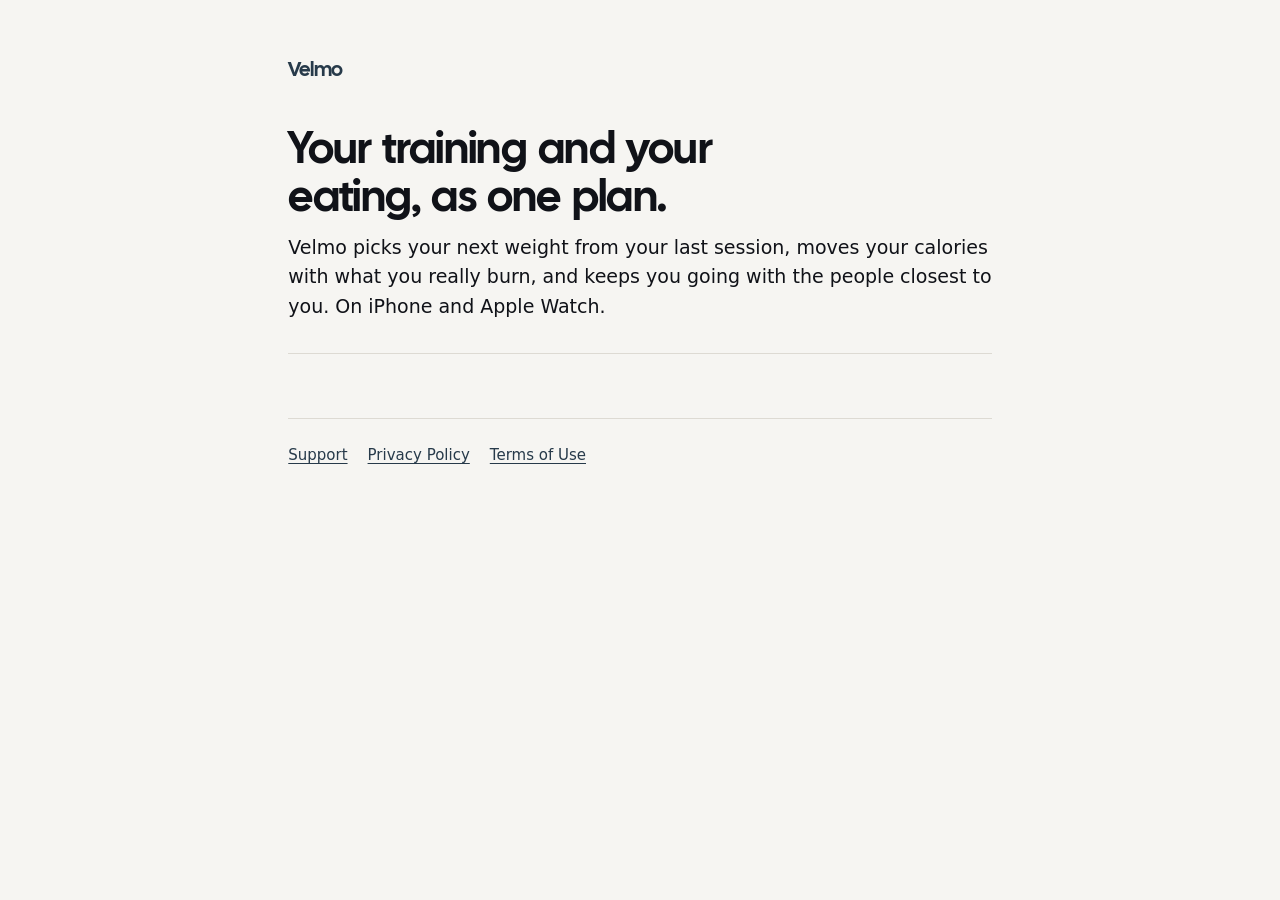
<file: index.html>
<!doctype html>
<html lang="en">
<head>
<meta charset="utf-8">
<meta name="viewport" content="width=device-width, initial-scale=1">
<title>Velmo</title>
<meta name="description" content="Velmo runs your training and your eating as one plan.">
<link rel="stylesheet" href="assets/legal.css">
</head>
<body>
<main>
<a class="name" href="./">Velmo</a>
<h1>Your training and your eating, as one plan.</h1>
<p class="lede">Velmo picks your next weight from your last session, moves your calories with what you really burn,
and keeps you going with the people closest to you. On iPhone and Apple Watch.</p>
<footer>
<a href="support/">Support</a><a href="privacy/">Privacy Policy</a><a href="https://www.apple.com/legal/internet-services/itunes/dev/stdeula/">Terms of Use</a>
</footer>
</main>
</body>
</html>
</file>
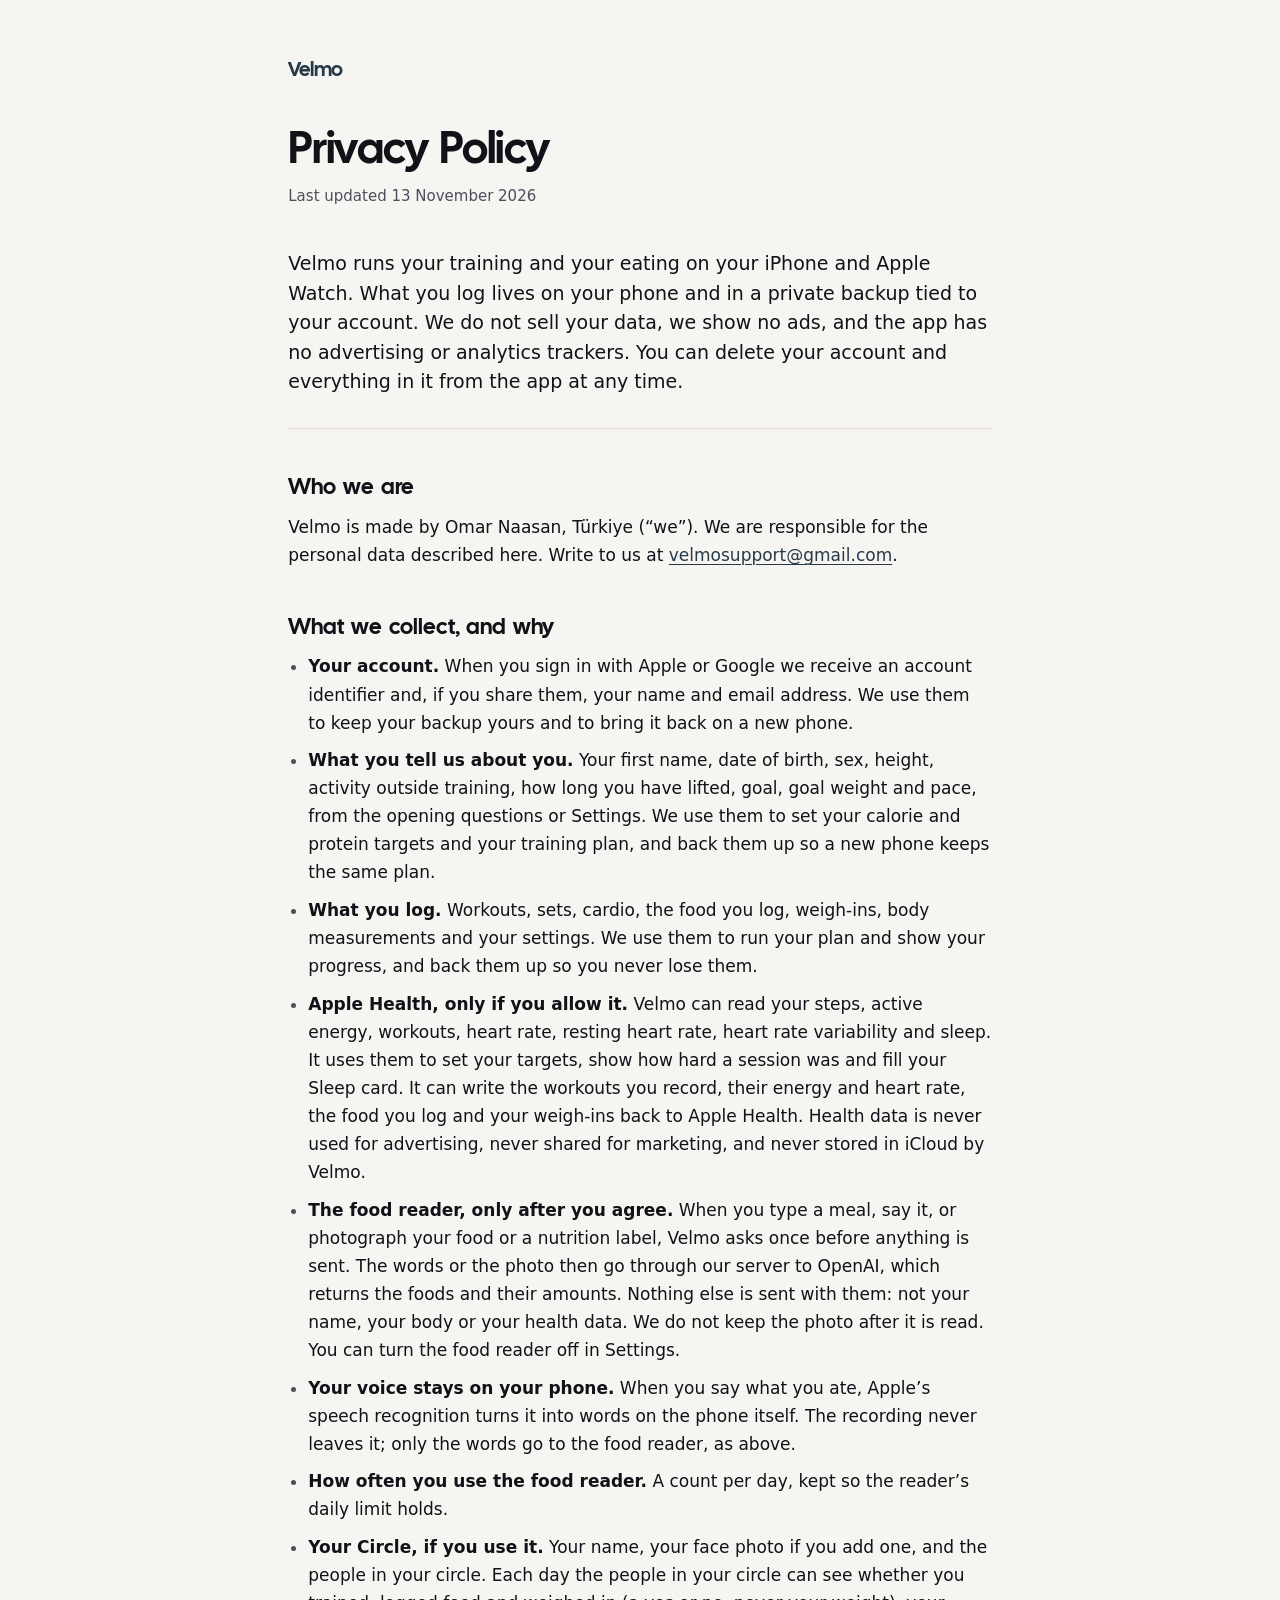
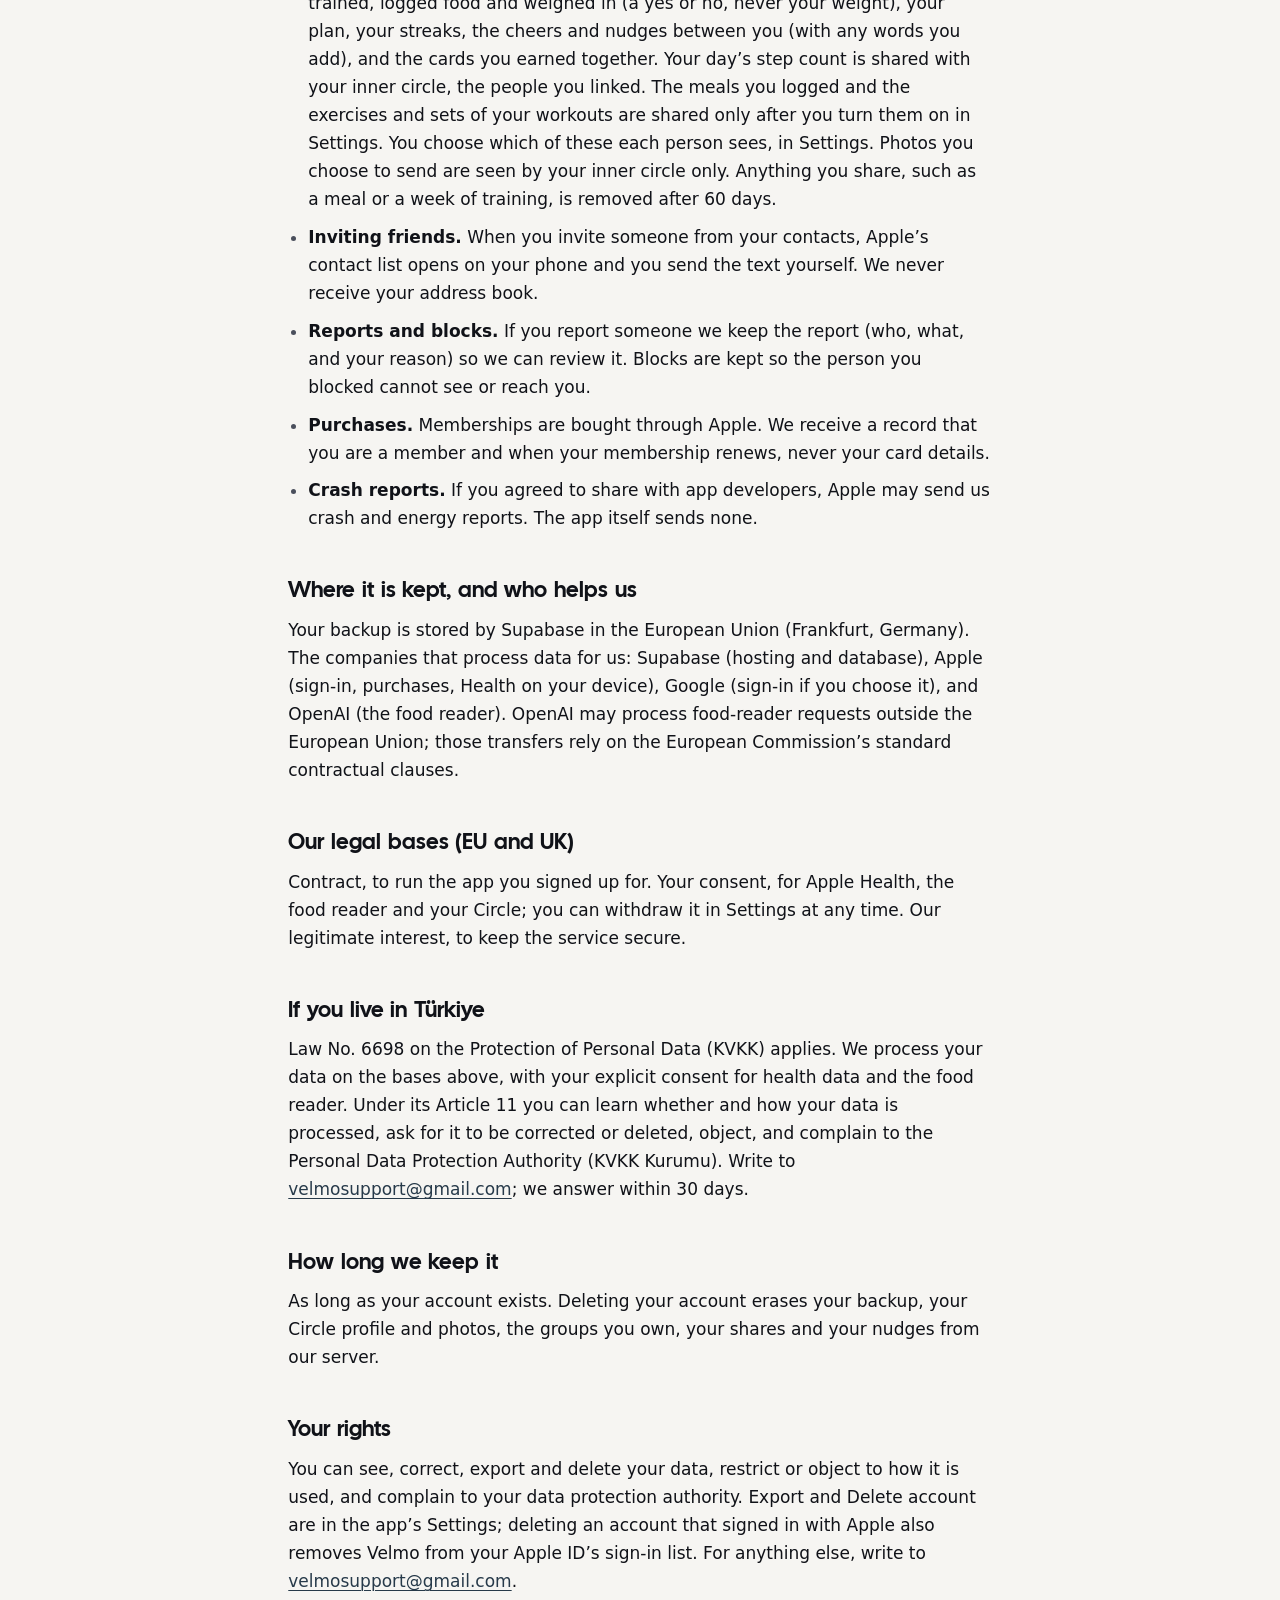
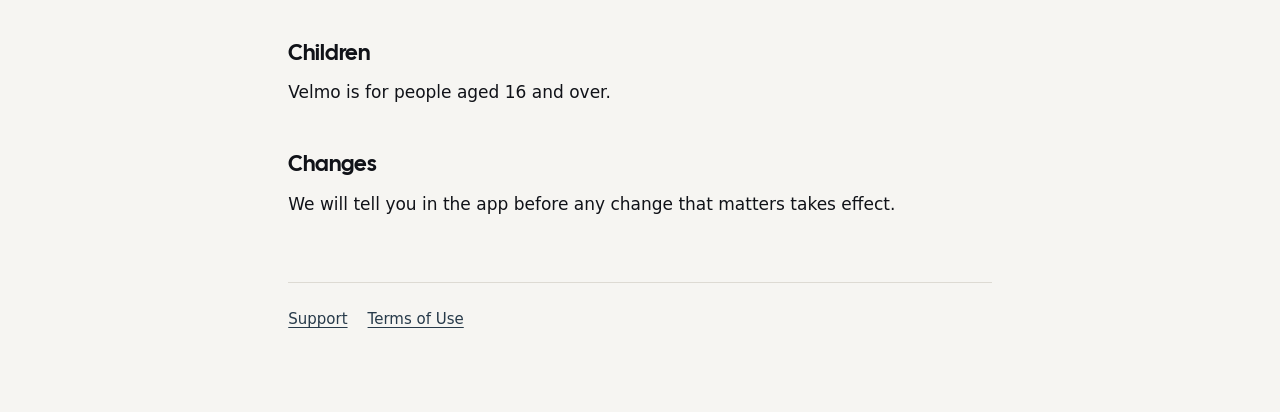
<file: privacy/index.html>
<!doctype html>
<html lang="en">
<head>
<meta charset="utf-8">
<meta name="viewport" content="width=device-width, initial-scale=1">
<title>Velmo Privacy Policy</title>
<meta name="description" content="What Velmo collects, why, where it is kept, and how to delete it.">
<link rel="stylesheet" href="../assets/legal.css">
</head>
<body>
<main>
<a class="name" href="../">Velmo</a>

<h1>Privacy Policy</h1>
<p class="updated">Last updated 13 November 2026</p>

<p class="lede">Velmo runs your training and your eating on your iPhone and Apple Watch. What you log lives on your
phone and in a private backup tied to your account. We do not sell your data, we show no ads, and the app has no
advertising or analytics trackers. You can delete your account and everything in it from the app at any time.</p>

<h2>Who we are</h2>
<p>Velmo is made by Omar Naasan, Türkiye (“we”). We are responsible for the personal data described here.
Write to us at <a href="mailto:velmosupport@gmail.com">velmosupport@gmail.com</a>.</p>

<h2>What we collect, and why</h2>
<ul>
<li><strong>Your account.</strong> When you sign in with Apple or Google we receive an account identifier and, if
you share them, your name and email address. We use them to keep your backup yours and to bring it back on a new
phone.</li>
<li><strong>What you tell us about you.</strong> Your first name, date of birth, sex, height, activity outside
training, how long you have lifted, goal, goal weight and pace, from the opening questions or Settings. We use them to
set your calorie and protein targets and your training plan, and back them up so a new phone keeps the same plan.</li>
<li><strong>What you log.</strong> Workouts, sets, cardio, the food you log, weigh-ins, body measurements and your
settings. We use them to run your plan and show your progress, and back them up so you never lose them.</li>
<li><strong>Apple Health, only if you allow it.</strong> Velmo can read your steps, active energy, workouts, heart
rate, resting heart rate, heart rate variability and sleep. It uses them to set your targets, show how hard a
session was and fill your Sleep card. It can write the workouts you record, their energy and heart rate, the food you
log and your weigh-ins back to Apple Health. Health data is never used for advertising, never shared for marketing,
and never stored in iCloud by Velmo.</li>
<li><strong>The food reader, only after you agree.</strong> When you type a meal, say it, or photograph your food or a
nutrition label, Velmo asks once before anything is sent. The words or the photo then go through our server to
OpenAI, which returns the foods and their amounts. Nothing else is sent with them: not your name, your body
or your health data. We do not keep the photo after it is read. You can turn the food reader off in Settings.</li>
<li><strong>Your voice stays on your phone.</strong> When you say what you ate, Apple’s speech recognition turns it
into words on the phone itself. The recording never leaves it; only the words go to the food reader, as above.</li>
<li><strong>How often you use the food reader.</strong> A count per day, kept so the reader’s daily limit
holds.</li>
<li><strong>Your Circle, if you use it.</strong> Your name, your face photo if you add one, and the people in your
circle. Each day the people in your circle can see whether you trained, logged food and weighed in (a yes or no,
never your weight), your plan, your streaks, the cheers and nudges between you (with any words you add), and the
cards you earned together. Your day’s step count is shared with your inner circle, the people you linked. The meals
you logged and the exercises and sets of your workouts are shared only after you turn them on in Settings. You
choose which of these each person sees, in Settings. Photos you choose to send are seen by your inner circle only. Anything you share, such as a meal or a
week of training, is removed after 60 days.</li>
<li><strong>Inviting friends.</strong> When you invite someone from your contacts, Apple’s contact list opens on
your phone and you send the text yourself. We never receive your address book.</li>
<li><strong>Reports and blocks.</strong> If you report someone we keep the report (who, what, and your reason) so we
can review it. Blocks are kept so the person you blocked cannot see or reach
you.</li>
<li><strong>Purchases.</strong> Memberships are bought through Apple. We receive a record that you are a member and
when your membership renews, never your card details.</li>
<li><strong>Crash reports.</strong> If you agreed to share with app developers, Apple may send us crash and energy
reports. The app itself sends none.</li>
</ul>

<h2>Where it is kept, and who helps us</h2>
<p>Your backup is stored by Supabase in the European Union (Frankfurt, Germany). The companies that process data for
us: Supabase (hosting and database), Apple (sign-in, purchases, Health on your device), Google (sign-in if you choose
it), and OpenAI (the food reader). OpenAI may process food-reader requests
outside the European Union; those transfers rely on the European Commission’s standard contractual clauses.</p>

<h2>Our legal bases (EU and UK)</h2>
<p>Contract, to run the app you signed up for. Your consent, for Apple Health, the food reader and your Circle; you
can withdraw it in Settings at any time. Our legitimate interest, to keep the service secure.</p>

<h2>If you live in Türkiye</h2>
<p>Law No. 6698 on the Protection of Personal Data (KVKK) applies. We process your data on the bases above, with your
explicit consent for health data and the food reader. Under its Article 11 you can learn whether and how your data is
processed, ask for it to be corrected or deleted, object, and complain to the Personal Data Protection Authority
(KVKK Kurumu). Write to <a href="mailto:velmosupport@gmail.com">velmosupport@gmail.com</a>; we answer within 30 days.</p>

<h2>How long we keep it</h2>
<p>As long as your account exists. Deleting your account erases your backup, your Circle profile and photos, the
groups you own, your shares and your nudges from our server.</p>

<h2>Your rights</h2>
<p>You can see, correct, export and delete your data, restrict or object to how it is used, and complain to your data
protection authority. Export and Delete account are in the app’s Settings; deleting an account that signed in with
Apple also removes Velmo from your Apple ID’s sign-in list. For anything else, write to
<a href="mailto:velmosupport@gmail.com">velmosupport@gmail.com</a>.</p>

<h2>Children</h2>
<p>Velmo is for people aged 16 and over.</p>

<h2>Changes</h2>
<p>We will tell you in the app before any change that matters takes effect.</p>

<footer>
<a href="../support/">Support</a><a href="https://www.apple.com/legal/internet-services/itunes/dev/stdeula/">Terms of Use</a>
</footer>
</main>
</body>
</html>
</file>
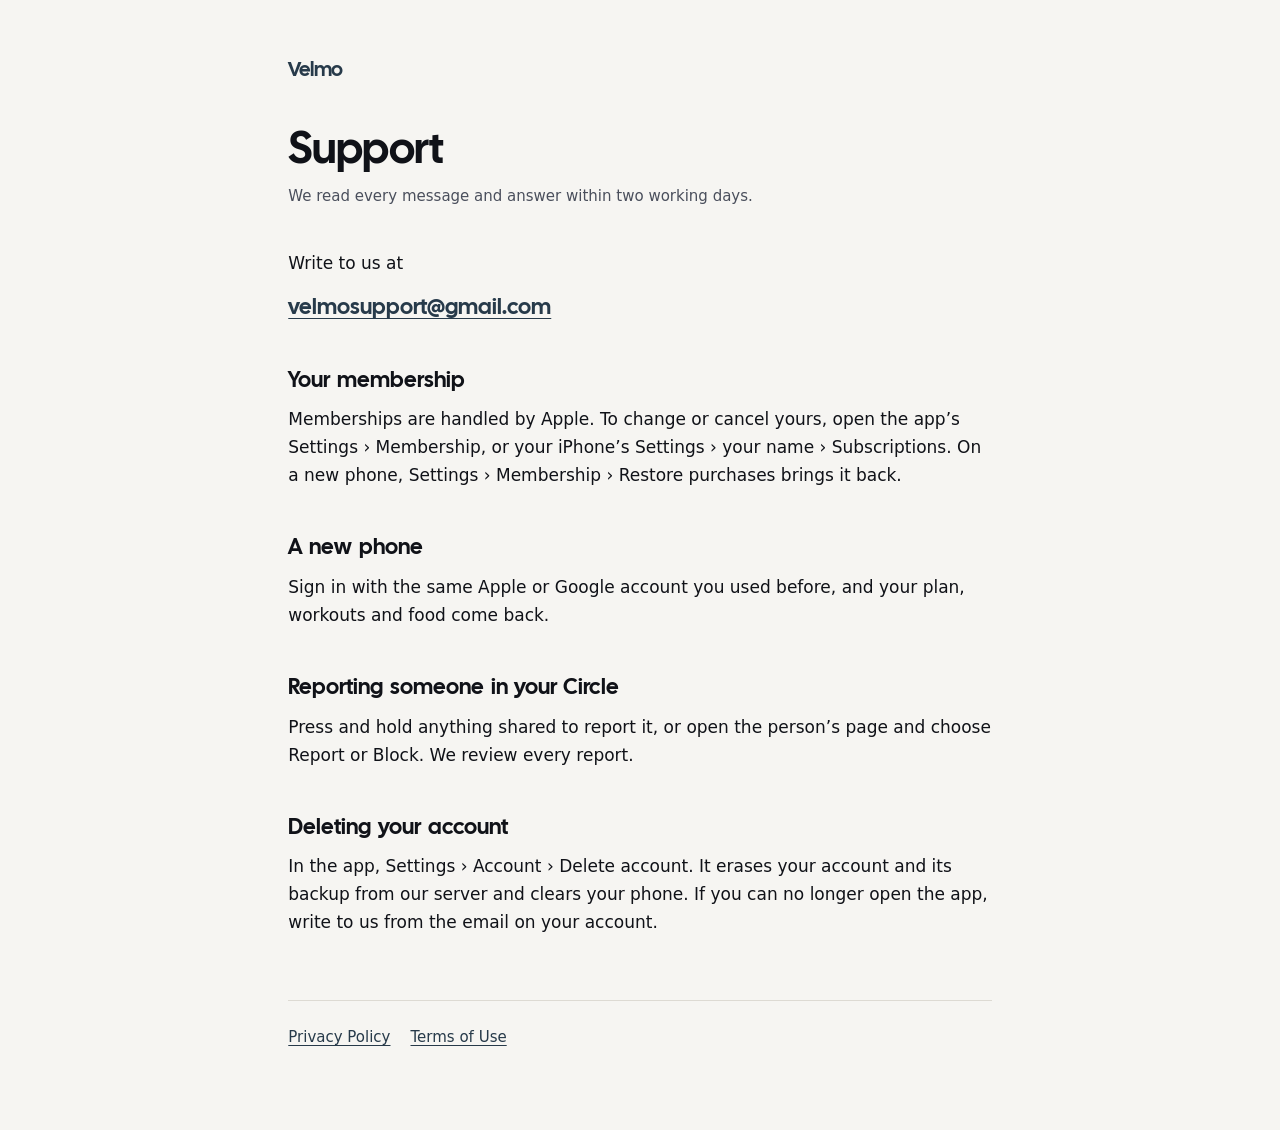
<file: support/index.html>
<!doctype html>
<html lang="en">
<head>
<meta charset="utf-8">
<meta name="viewport" content="width=device-width, initial-scale=1">
<title>Velmo Support</title>
<meta name="description" content="How to reach Velmo, manage your membership and delete your account.">
<link rel="stylesheet" href="../assets/legal.css">
</head>
<body>
<main>
<a class="name" href="../">Velmo</a>

<h1>Support</h1>
<p class="updated">We read every message and answer within two working days.</p>

<p>Write to us at</p>
<p class="contact"><a href="mailto:velmosupport@gmail.com">velmosupport@gmail.com</a></p>

<h2>Your membership</h2>
<p>Memberships are handled by Apple. To change or cancel yours, open the app’s Settings › Membership, or your iPhone’s
Settings › your name › Subscriptions. On a new phone, Settings › Membership › Restore purchases brings it back.</p>

<h2>A new phone</h2>
<p>Sign in with the same Apple or Google account you used before, and your plan, workouts and food come back.</p>

<h2>Reporting someone in your Circle</h2>
<p>Press and hold anything shared to report it, or open the person’s page and choose Report or Block. We review
every report.</p>

<h2>Deleting your account</h2>
<p>In the app, Settings › Account › Delete account. It erases your account and its backup from our server and clears
your phone. If you can no longer open the app, write to us from the email on your account.</p>

<footer>
<a href="../privacy/">Privacy Policy</a><a href="https://www.apple.com/legal/internet-services/itunes/dev/stdeula/">Terms of Use</a>
</footer>
</main>
</body>
</html>
</file>
<file: assets/legal.css>
/* Velmo's public pages: privacy policy and support. Read mode — one column, the app's own heading face. */
@font-face {
  font-family: "Cal Sans";
  src: url("CalSans-Regular.ttf") format("truetype");
  font-display: swap;
}

:root {
  --paper: #f6f5f2;
  --ink: #101218;
  --ink-soft: #4a4f5c;
  --brand: #273a4a;
  --rule: #dddad3;
  --mark: rgba(39, 58, 74, 0.16);
  color-scheme: light dark;
}

@media (prefers-color-scheme: dark) {
  :root {
    --paper: #0f1116;
    --ink: #f2f4f8;
    --ink-soft: #a8adba;
    --brand: #febd99;
    --rule: #262a33;
    --mark: rgba(254, 189, 153, 0.22);
  }
}

* { box-sizing: border-box; }

html {
  -webkit-text-size-adjust: 100%;
  text-size-adjust: 100%;
}

body {
  margin: 0;
  background: var(--paper);
  color: var(--ink);
  font: 400 1.0625rem/1.65 -apple-system, BlinkMacSystemFont, "Segoe UI", system-ui, sans-serif;
  font-feature-settings: "kern", "liga";
}

::selection { background: var(--mark); }

main {
  max-width: 68ch;
  margin: 0 auto;
  padding: 3.5rem 1rem 5rem;
}

.name {
  font: 400 1.25rem/1 "Cal Sans", -apple-system, system-ui, sans-serif;
  letter-spacing: -0.01em;
  color: var(--brand);
  text-decoration: none;
}

h1 {
  font: 400 clamp(2rem, 6vw, 2.75rem)/1.1 "Cal Sans", -apple-system, system-ui, sans-serif;
  letter-spacing: -0.015em;
  word-spacing: 0.1em;
  margin: 2.5rem 0 0.75rem;
  text-wrap: balance;
}

.updated { color: var(--ink-soft); margin: 0 0 2.5rem; font-size: 0.9375rem; }

.lede {
  font-size: 1.1875rem;
  line-height: 1.55;
  padding-bottom: 2rem;
  border-bottom: 1px solid var(--rule);
  margin: 0 0 0.5rem;
}

h2 {
  font: 400 1.375rem/1.25 "Cal Sans", -apple-system, system-ui, sans-serif;
  letter-spacing: 0;
  word-spacing: 0.12em;
  margin: 2.75rem 0 0.75rem;
  text-wrap: balance;
}

p, ul { margin: 0 0 1rem; }
ul { padding-left: 1.25rem; }
li { margin-bottom: 0.6rem; }
li::marker { color: var(--ink-soft); }
strong { font-weight: 600; }

a {
  color: var(--brand);
  text-decoration-thickness: 1px;
  text-underline-offset: 0.18em;
}
a:hover { text-decoration-thickness: 2px; }
a:focus-visible { outline: 2px solid var(--brand); outline-offset: 3px; border-radius: 3px; }

.contact {
  font: 400 1.375rem/1.3 "Cal Sans", -apple-system, system-ui, sans-serif;
  margin: 0.5rem 0 1.5rem;
  overflow-wrap: anywhere;
}

footer {
  margin-top: 4rem;
  padding-top: 1.5rem;
  border-top: 1px solid var(--rule);
  color: var(--ink-soft);
  font-size: 0.9375rem;
}
footer a { margin-right: 1.25rem; }
</file>
